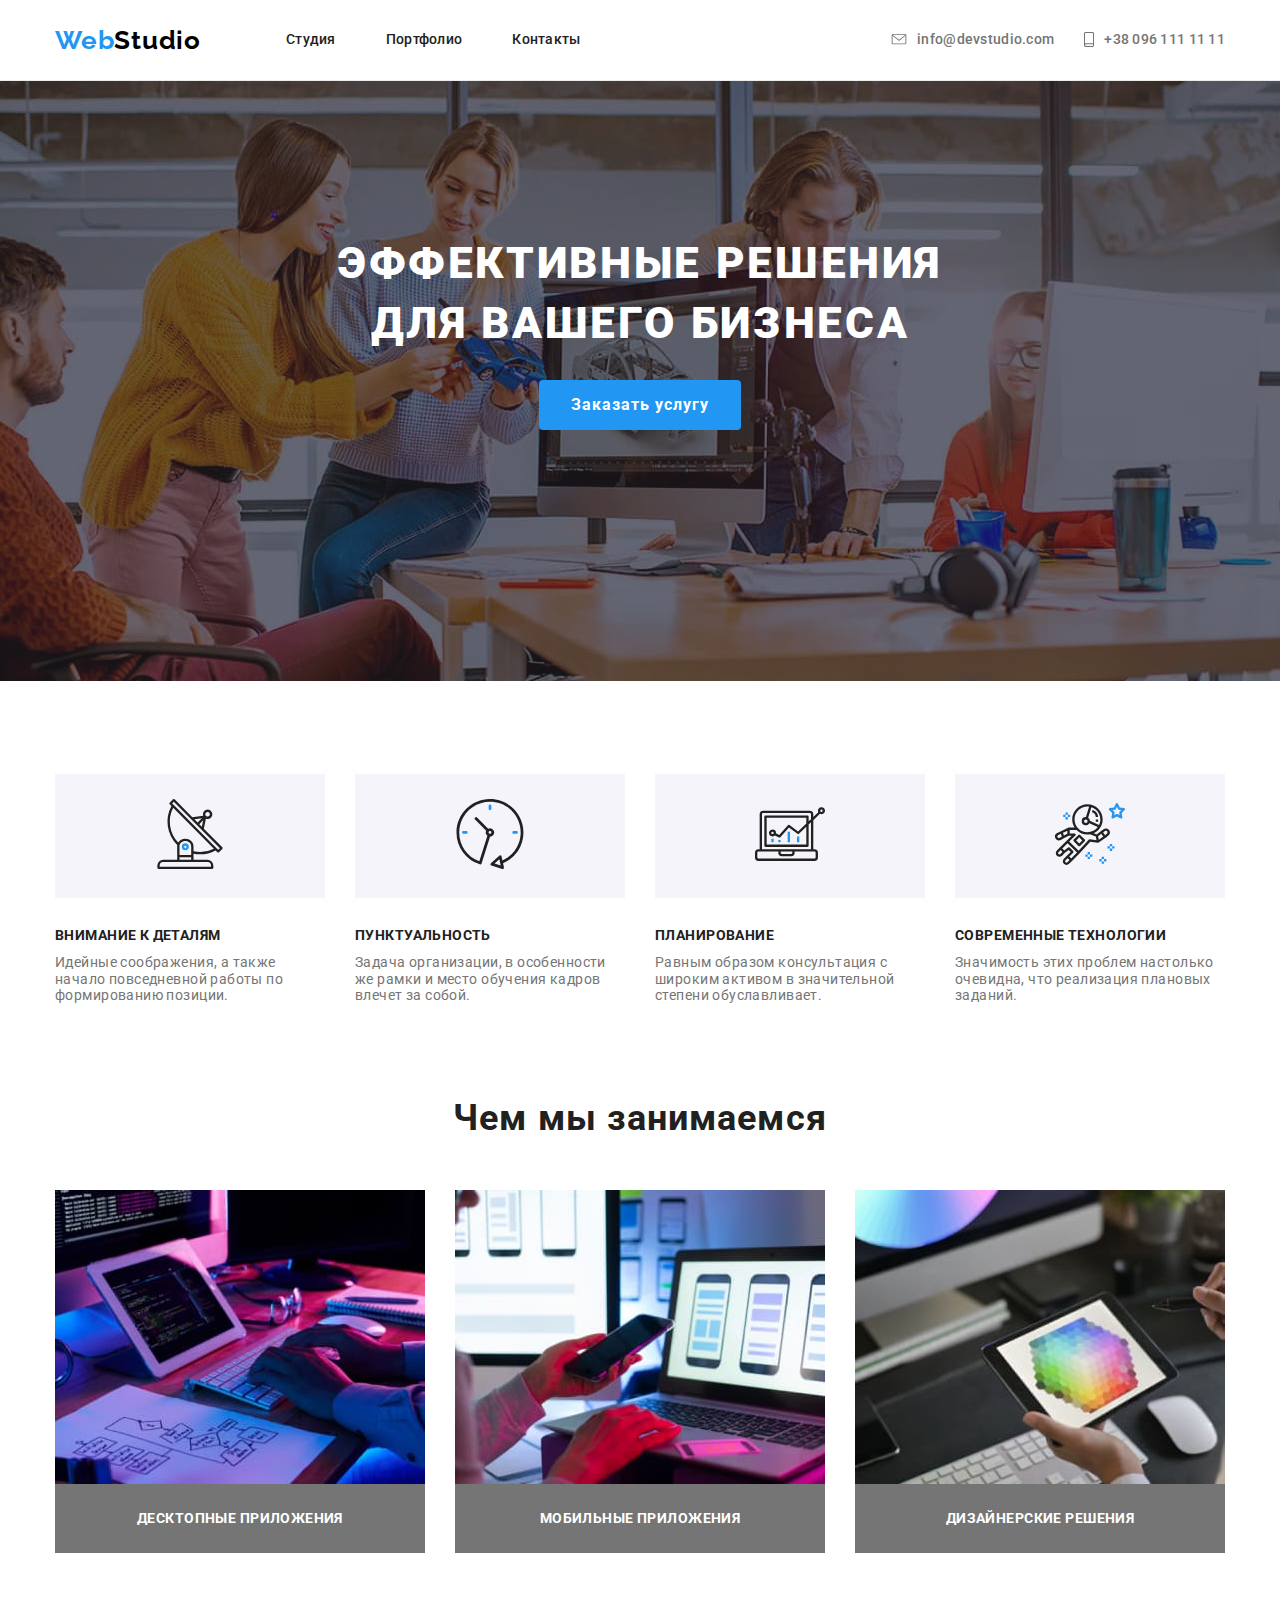
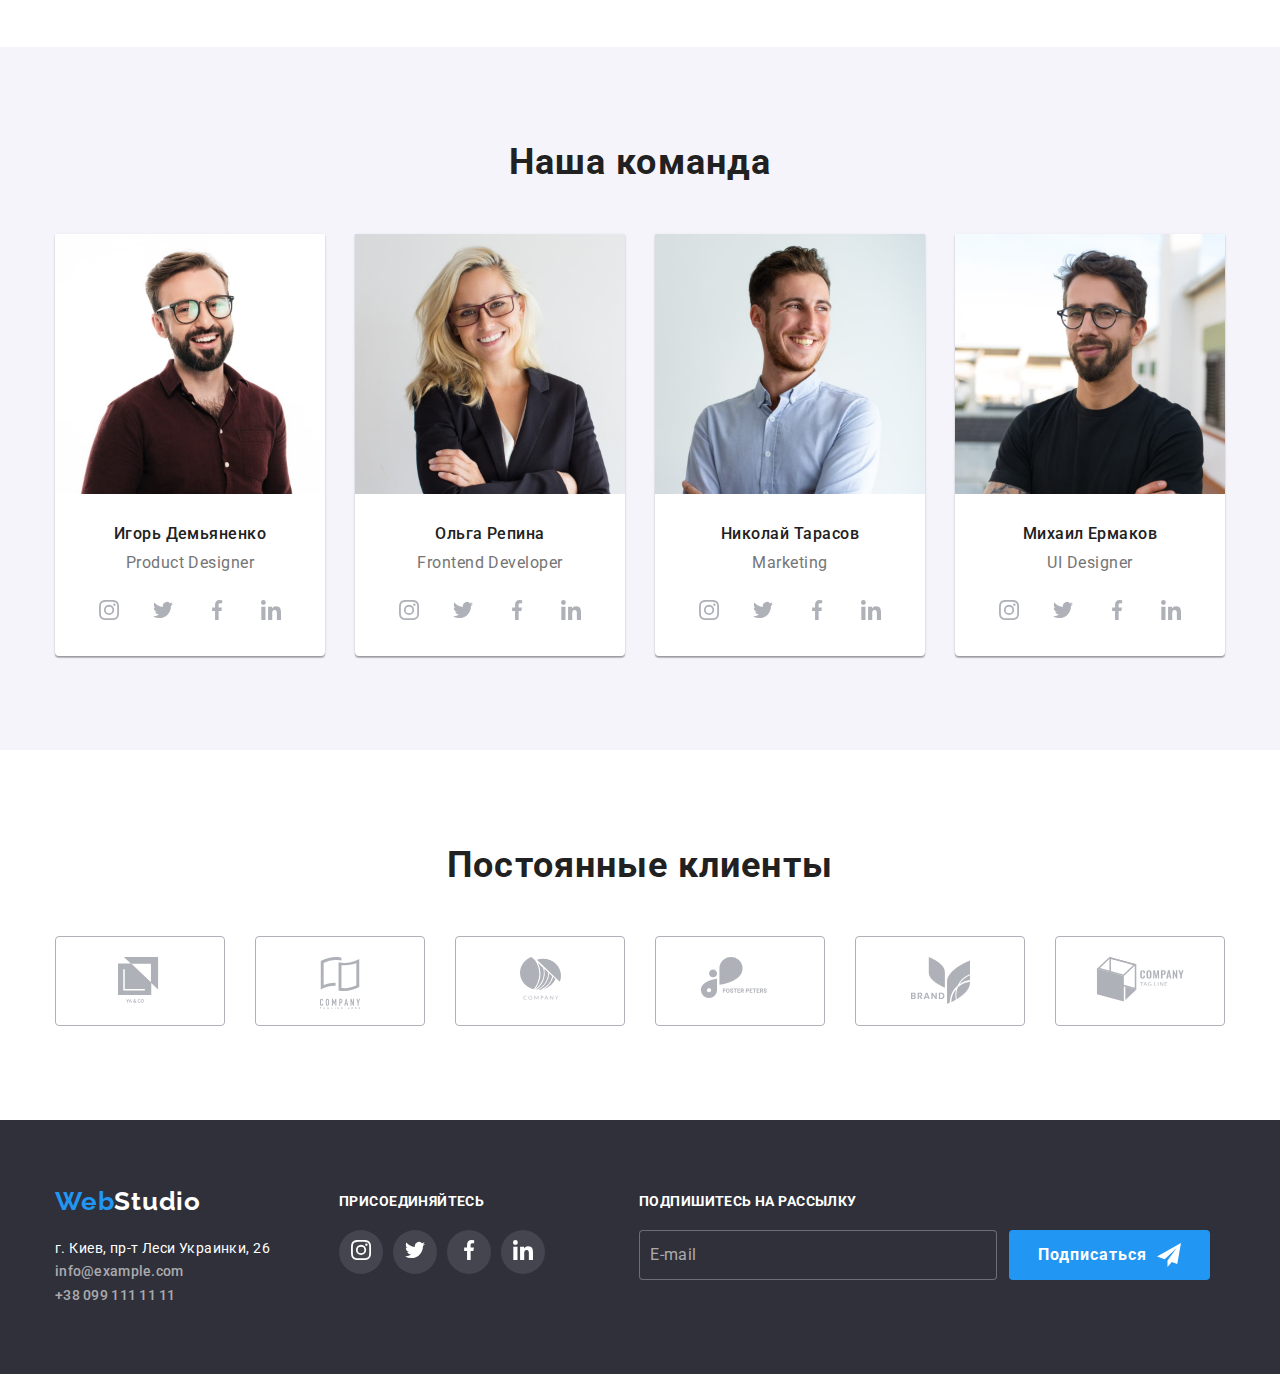
<file: index.html>
<!DOCTYPE html>
<html lang="ru">

<head>
  <meta charset="UTF-8">
  <meta name="viewport" content="width=device-width, initial-scale=1.0">
  <title>Web Studio</title>
  <link href="https://fonts.googleapis.com/css2?family=Raleway:wght@700&family=Roboto:wght@400;500;700;900&display=swap"
    rel="stylesheet">
    <link rel="stylesheet" href="./css/modern-normalize.css">
  <link rel="stylesheet" href="./css/styles.css">

</head>

<body>
  <header class="page-heder">
    <div class="container">
      <nav class="main-nav">
        <a href="./index.html" id="logotip" class="logo"><span class="first-word">Web</span>Studio</a>
        <ul class="site-nav list">
          <li class="item"><a href="./index.html" class="link">Студия</a></li>
          <li class="item"><a href="./portfolio.html" class="link">Портфолио</a></li>
          <li class="item"><a href="./index.html" class="link">Контакты</a></li>
        </ul>

        <address class="contakts">
          <ul class="auth-nav list">
            <li class="item">
              <a href="mailto:info@devstudio.com" target="_blank" rel="noopener" class="link">
                <svg class="icon mail-icon">
                  <use xlink:href="./images/sprite.svg#envelope"></use>
                </svg>
                info@devstudio.com
              </a>
            </li>
            <li class="item">
              <a href="tel:+380961111111" target="_blank" rel="noopener" class="link">
                <svg class="icon tel-icon">
                  <use xlink:href="./images/sprite.svg#smartphone"></use>
                </svg>
                +38 096 111 11 11
              </a>
            </li>
          </ul>
        </address>
      </nav>
    </div>
  </header>

  <main>
    <section class="hero">
      <div class="hero-img">
        <h1 class="hero-title">Эффективные решения <br /> для вашего бизнеса</h1>
        <a href="" class="link">Заказать услугу</a>
      </div>
    </section>

    <section class="advantage">
      <div class="container">
        <h2 hidden>Наши преимущества</h2>
        <ul class="excellence list">
          <li class="item">
            <div class="icone">
              <svg class="icon">
                <use xlink:href="./images/sprite.svg#antenna"></use>
              </svg>
            </div>
            <h3 class="title">Внимание к деталям</h3>
            <p class="text">Идейные соображения, а также начало повседневной работы по формированию позиции.</p>
          </li>
          <li class="item">
            <div class="icone">
              <svg class="icon">
                <use xlink:href="./images/sprite.svg#clock"></use>
              </svg>
            </div>
            <h3 class="title">Пунктуальность</h3>
            <p class="text">Задача организации, в особенности же рамки и место обучения кадров влечет за собой.</p>
          </li>
          <li class="item">
            <div class="icone">
              <svg class="icon">
                <use xlink:href="./images/sprite.svg#diagram"></use>
              </svg>
            </div>
            <h3 class="title">Планирование</h3>
            <p class="text">Равным образом консультация с широким активом в значительной степени обуславливает.</p>
          </li>
          <li class="item">
            <div class="icone">
              <svg class="icon">
                <use xlink:href="./images/sprite.svg#astronaut"></use>
              </svg>
            </div>
            <h3 class="title">Современные технологии</h3>
            <p class="text">Значимость этих проблем настолько очевидна, что реализация плановых заданий.</p>
          </li>
        </ul>
      </div>
    </section>
    <section class="operations">
      <div class="container">
        <h2 class="title">Чем мы занимаемся</h2>
        <ul class="list our-work">
          <li class="item">
            <img src="./images/leptop.jpg" alt="десктоп" width="370">
            <p class="text">Десктопные приложения</p>
          </li>
          <li class="item">
            <img src="./images/smart.jpg" alt="мобильные" width="370">
            <p class="text">Мобильные приложения</p>
          </li>
          <li class="item">
            <img src="./images/PC.jpg" alt="дизайнерские" width="370">
            <p class="text">Дизайнерские решения</p>
          </li>
        </ul>
      </div>
    </section>

    <section class="team">
      <div class="container">
        <h2 class="title">Наша команда</h2>
        <ul class="list our-team">
          <li class="item">
            <div class="container-persons">
              <img src="./images/kucherenko.jpg" alt="Демьяненко" width="270">
              <h3 class="team-persons">Игорь Демьяненко</h3>
              <p class="text">Product Designer</p>
              <ul class="list my-link">
                <li class="item">
                  <a href="" target="_blank" rel="noopener" class="link"><span class=visually-hidden>instagram</span>
                    <svg class="icon instagram">
                      <use xlink:href="./images/sprite.svg#instagram"></use>
                    </svg></a>
                </li>
                <li class="item">
                  <a href="" target="_blank" rel="noopener" class="link"><span class=visually-hidden>twitter</span>
                    <svg class="icon twitter">
                      <use xlink:href="./images/sprite.svg#twitter"></use>
                    </svg></a>
                </li>
                <li class="item">
                  <a href="" target="_blank" rel="noopener" class="link"><span class=visually-hidden>facebook</span><svg
                      class="icon facebook">
                      <use xlink:href="./images/sprite.svg#facebook"></use>
                    </svg></a>
                </li>
                <li class="item">
                  <a href="" target="_blank" rel="noopener" class="link"><span class=visually-hidden>linkedin</span><svg
                      class="icon linkedin">
                      <use xlink:href="./images/sprite.svg#linkedin"></use>
                    </svg></a>
                </li>
              </ul>
            </div>
          </li>
          <li class="item">
            <div class="container-persons">
              <img src="./images/ivanova.jpg" alt="Репина" width="270">
              <h3 class="team-persons">Ольга Репина</h3>
              <p class="text">Frontend Developer</p>
              <ul class="list my-link">
                <li class="item">
                  <a href="" target="_blank" rel="noopener" class="link"><span
                      class=visually-hidden>instagram</span><svg class="icon instagram">
                      <use xlink:href="./images/sprite.svg#instagram"></use>
                    </svg></a>
                </li>
                <li class="item">
                  <a href="" target="_blank" rel="noopener" class="link"><span class=visually-hidden>twitter</span><svg
                      class="icon twitter">
                      <use xlink:href="./images/sprite.svg#twitter"></use>
                    </svg></a>
                </li>
                <li class="item">
                  <a href="" target="_blank" rel="noopener" class="link"><span class=visually-hidden>facebook</span><svg
                      class="icon facebook">
                      <use xlink:href="./images/sprite.svg#facebook"></use>
                    </svg></a>
                </li>
                <li class="item">
                  <a href="" target="_blank" rel="noopener" class="link"><span class=visually-hidden>linkedin</span><svg
                      class="icon linkedin">
                      <use xlink:href="./images/sprite.svg#linkedin"></use>
                    </svg></a>
                </li>
              </ul>
            </div>
          </li>
          <li class="item">
            <div class="container-persons">
              <img src="./images/schevchenko.jpg" alt="Тарасов" width="270">
              <h3 class="team-persons">Николай Тарасов</h3>
              <p class="text">Marketing</p>
              <ul class="list my-link">
                <li class="item">
                  <a href="" target="_blank" rel="noopener" class="link"><span
                      class=visually-hidden>instagram</span><svg class="icon instagram">
                      <use xlink:href="./images/sprite.svg#instagram"></use>
                    </svg></a>
                </li>
                <li class="item">
                  <a href="" target="_blank" rel="noopener" class="link"><span class=visually-hidden>twitter</span><svg
                      class="icon twitter">
                      <use xlink:href="./images/sprite.svg#twitter"></use>
                    </svg></a>
                </li>
                <li class="item">
                  <a href="" target="_blank" rel="noopener" class="link"><span class=visually-hidden>facebook</span><svg
                      class="icon facebook">
                      <use xlink:href="./images/sprite.svg#facebook"></use>
                    </svg></a>
                </li>
                <li class="item">
                  <a href="" target="_blank" rel="noopener" class="link"><span class=visually-hidden>linkedin</span><svg
                      class="icon linkedin">
                      <use xlink:href="./images/sprite.svg#linkedin"></use>
                    </svg></a>
                </li>
              </ul>
            </div>
          </li>
          <li class="item">
            <div class="container-persons">
              <img src="./images/nikolaev.jpg" alt="Ермаков" width="270">
              <h3 class="team-persons">Михаил Ермаков</h3>
              <p class="text">UI Designer</p>
              <ul class="list my-link">
                <li class="item">
                  <a href="" target="_blank" rel="noopener" class="link"><span
                      class=visually-hidden>instagram</span><svg class="icon instagram">
                      <use xlink:href="./images/sprite.svg#instagram"></use>
                    </svg></a>
                </li>
                <li class="item">
                  <a href="" target="_blank" rel="noopener" class="link"><span class=visually-hidden>twitter</span><svg
                      class="icon twitter">
                      <use xlink:href="./images/sprite.svg#twitter"></use>
                    </svg></a>
                </li>
                <li class="item">
                  <a href="" target="_blank" rel="noopener" class="link"><span class=visually-hidden>facebook</span><svg
                      class="icon facebook">
                      <use xlink:href="./images/sprite.svg#facebook"></use>
                    </svg></a>
                </li>
                <li class="item">
                  <a href="" target="_blank" rel="noopener" class="link"><span class=visually-hidden>linkedin</span><svg
                      class="icon linkedin">
                      <use xlink:href="./images/sprite.svg#linkedin"></use>
                    </svg></a>
                </li>
              </ul>
            </div>
          </li>
        </ul>
      </div>
    </section>
    <section class="clients">
      <div class="container">
        <h2 class="title">Постоянные клиенты</h2>
        <ul class="list our-clients">
          <li class="item">
            <a href="" class="link clients-link">
              <span class=visually-hidden>logo1</span>
              <svg class="icon" width="44px" height="49px">
                <use xlink:href="./images/sprite.svg#logo1"></use>
              </svg>
            </a>
          </li>
          <li class="item">
            <a href="" class="link clients-link">
              <span class=visually-hidden>logo2</span>
              <svg class="icon" width="40px" height="52px">
                <use xlink:href="./images/sprite.svg#logo2"></use>
              </svg>
            </a>
          </li>
          <li class="item">
            <a href="" class="link clients-link">
              <span class=visually-hidden>logo3</span>
              <svg class="icon" width="41px" height="43px">
                <use xlink:href="./images/sprite.svg#logo3"></use>
              </svg>
            </a>
          </li>
          <li class="item"><a href="" class="link clients-link">
              <span class=visually-hidden>logo4</span><svg class="icon" width="80px" height="42px">
                <use xlink:href="./images/sprite.svg#logo4"></use>
              </svg>
            </a>
          </li>
          <li class="item"><a href="" class="link clients-link">
              <span class=visually-hidden>logo5</span><svg class="icon" width="59px" height="47px">
                <use xlink:href="./images/sprite.svg#logo5"></use>
              </svg>
            </a>
          </li>
          <li class="item"><a href="" class="link clients-link">
              <span class=visually-hidden>logo6</span><svg class="icon" width="89px" height="45px">
                <use xlink:href="./images/sprite.svg#logo6"></use>
              </svg>
            </a>
          </li>
        </ul>
      </div>
    </section>
  </main>

  <footer class="futer-nav">
    <div class="container main-futr-nav">
      <div class="futer-address">
        <h2 class="futer-logo"><a href="#logotip" class="logo"><span class="first-word">Web</span>Studio</a></h2>
        <address class="contakts">
          <a href="https://goo.gl/maps/Xc64wXDjSddmCVxUA" target="_blank" class="adress">г. Киев, пр-т Леси Украинки, 26
          </a><br>
          <a href="mailto:info@example.com" target="_blank" class="link">info@example.com
          </a><br>
          <a href="tel:+380991111111" target="_blank" class="link">+38 099 111 11 11
          </a>
        </address>
      </div>
      <div class="futer-link">
        <b class="title">Присоединяйтесь</b>
        <ul class="list our-link">
          <li class="item">
            <a href="" target="_blank" rel="noopener" class="link"><span class=visually-hidden>instagram</span><svg
                class="icon instagram">
                <use xlink:href="./images/sprite.svg#instagram"></use>
              </svg></a>
          </li>
          <li class="item">
            <a href="" target="_blank" rel="noopener" class="link"><span class=visually-hidden>twitter</span><svg
                class="icon twitter">
                <use xlink:href="./images/sprite.svg#twitter"></use>
              </svg></a>
          </li>
          <li class="item">
            <a href="" target="_blank" rel="noopener" class="link"><span class=visually-hidden>facebook</span><svg
                class="icon facebook">
                <use xlink:href="./images/sprite.svg#facebook"></use>
              </svg></a>
          </li>
          <li class="item">
            <a href="" target="_blank" rel="noopener" class="link"><span class=visually-hidden>linkedin</span><svg
                class="icon linkedin">
                <use xlink:href="./images/sprite.svg#linkedin"></use>
              </svg></a>
          </li>
        </ul>
      </div>
      <div class="foter-account">
        <b class="title">Подпишитесь на рассылку</b>
        <div class="futer-btn">
          <button class="windows">E-mail</button>
          <button class="btn">Подписаться <svg class="icon fly">
              <use xlink:href="./images/sprite.svg#icon"></use>
            </svg></button>
        </div>
      </div>
    </div>
  </footer>

</body>

</html>
</file>
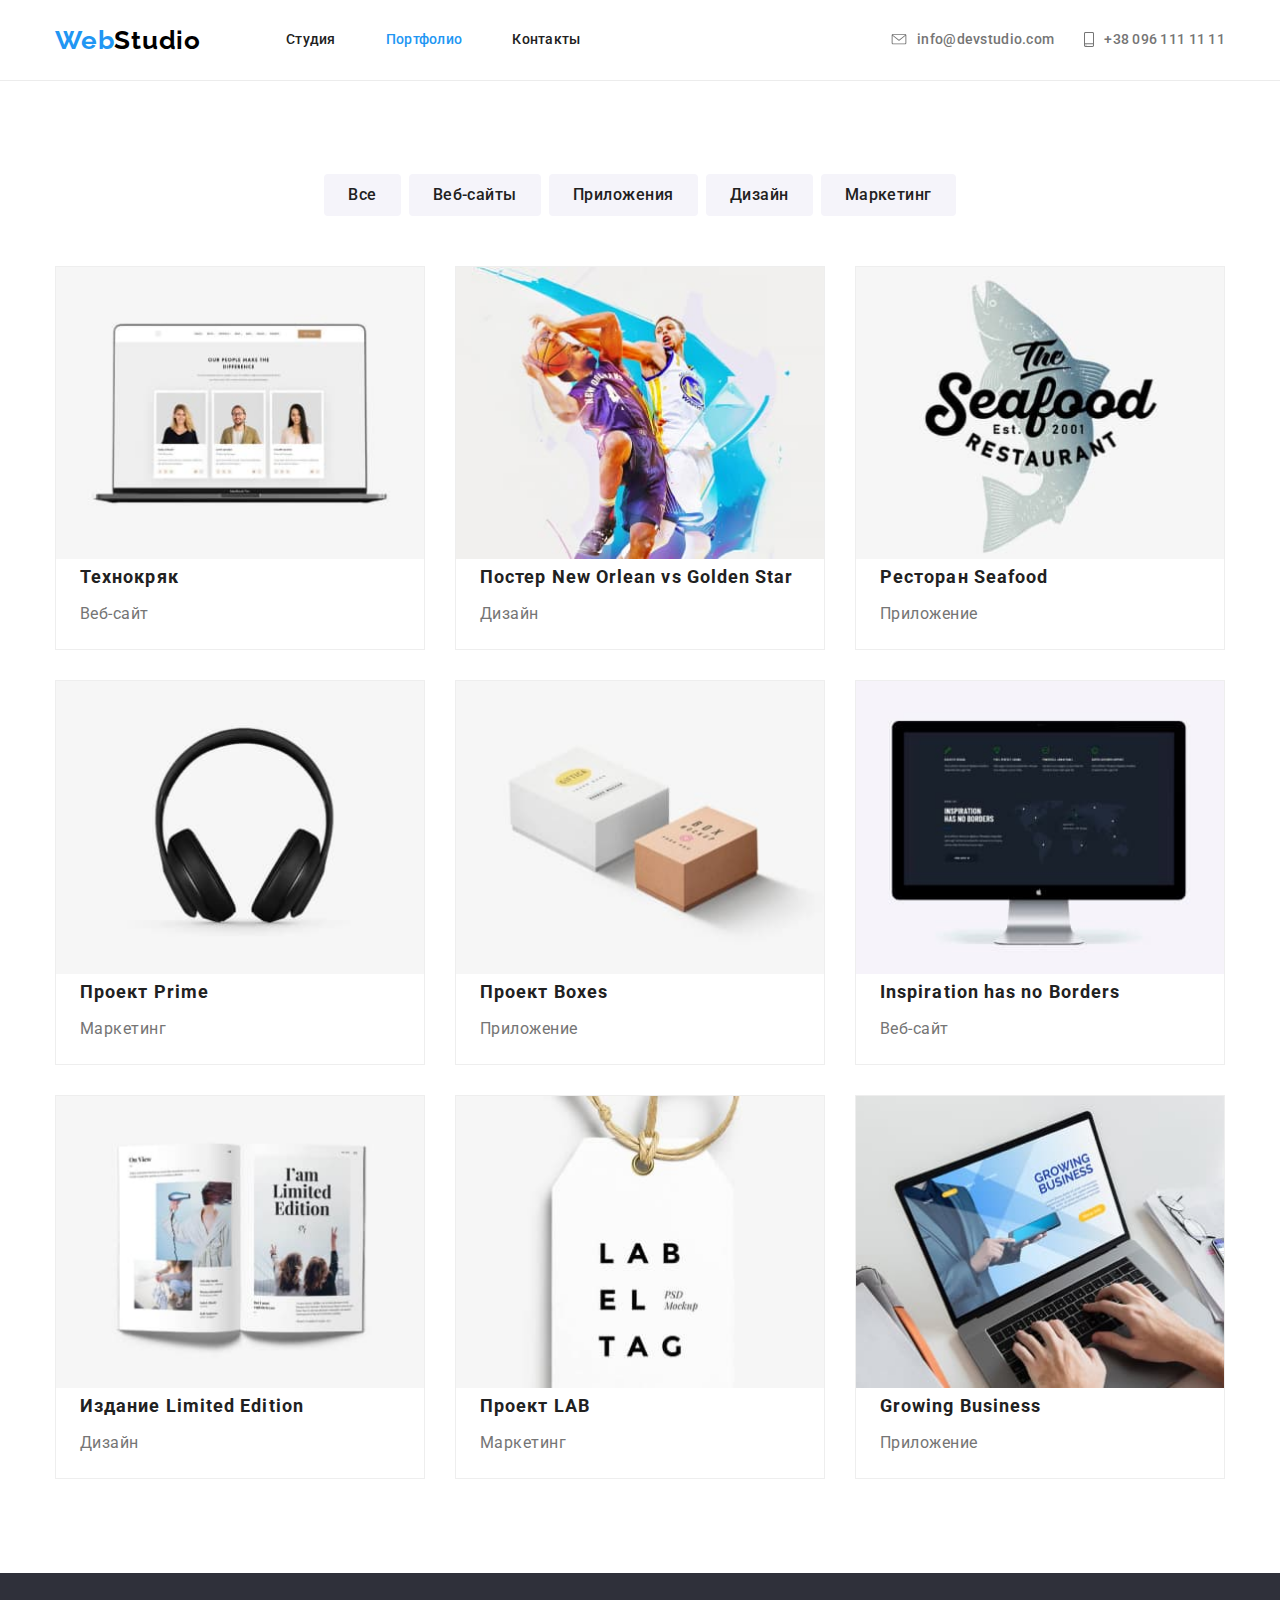
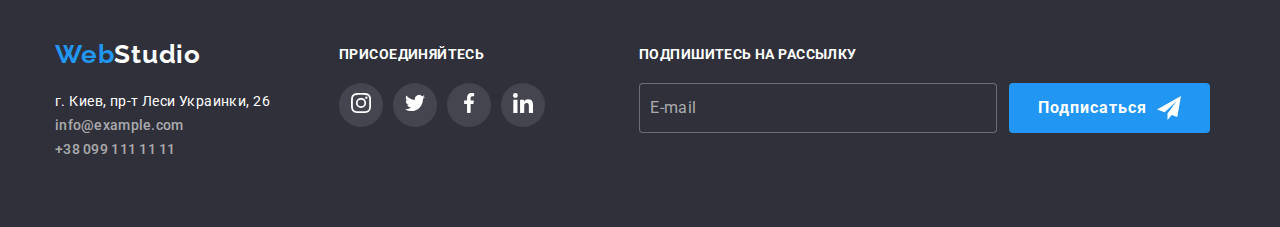
<file: portfolio.html>
<!DOCTYPE html>
<html lang="ru">

<head>
  <meta charset="UTF-8">
  <meta name="viewport" content="width=device-width, initial-scale=1.0">
  <title>Portfolio Web Studio</title>
  <link href="https://fonts.googleapis.com/css2?family=Raleway:wght@700&family=Roboto:wght@400;500;700;900&display=swap"
    rel="stylesheet">
    <link rel="stylesheet" href="./css/modern-normalize.css">
  <link rel="stylesheet" href="./css/styles.css">

</head>

<body>
  <header class="page-heder">
    <div class="container">
      <nav class="main-nav">
        <a href="./index.html" id="logotip" class="logo"><span class="first-word">Web</span>Studio</a>
        <ul class="site-nav list">
          <li class="item"><a href="./index.html" class="link">Студия</a></li>
          <li class="item"><a href="./portfolio.html" class="link current">Портфолио</a></li>
          <li class="item"><a href="./index.html" class="link">Контакты</a></li>
        </ul>

        <address class="contakts">
          <ul class="auth-nav list">
            <li class="item">
              <a href="mailto:info@devstudio.com" target="_blank" rel="noopener" class="link">
                <svg class="icon mail-icon">
                  <use xlink:href="./images/sprite.svg#envelope"></use>
                </svg>
                info@devstudio.com
              </a>
            </li>
            <li class="item">
              <a href="tel:+380961111111" target="_blank" rel="noopener" class="link">
                <svg class="icon tel-icon">
                  <use xlink:href="./images/sprite.svg#smartphone"></use>
                </svg>
                +38 096 111 11 11
              </a>
            </li>
          </ul>
        </address>
      </nav>
    </div>
  </header>

  <main>
    <div class="container">
      <h1 hidden>Наши работы</h1>
      <nav class="filter">
        <ul class="list portfolio-nav">
          <li class="item"><button type="button" class="btn-portfolio">Все</button></li>
          <li class="item"><button type="button" class="btn-portfolio">Веб-сайты</button></li>
          <li class="item"><button type="button" class="btn-portfolio">Приложения</button></li>
          <li class="item"><button type="button" class="btn-portfolio">Дизайн</button></li>
          <li class="item"><button type="button" class="btn-portfolio">Маркетинг</button></li>
        </ul>
      </nav>
    </div>

    <section class="portfolio">
      <div class="container">
        <ul class="list flex-list">
          <li class="item"><a href="" class="link">
              <img src="./images/technok.jpg" alt="" width="370">
              <h2 class="title">Технокряк</h2>
              <p class="desc">Веб-сайт</p>
              <p class="text" hidden>Технокряк это современная площадка распространения коронавируса. Компании используют
                эту платформу
                для цифрового шпионажа и атак на защищённые сервера конкурентов
              </p>
            </a>
          </li>
          <li class="item"><a href="" class="link">
              <img src="./images/poster.jpg" alt="" width="370">
              <h2 class="title">Постер New Orlean vs Golden Star</h2>
              <p class="desc">Дизайн</p>
              <p class="text" hidden>Lorem ipsum dolor sit amet.</p>
            </a>
          </li>
          <li class="item"><a href="" class="link">
              <img src="./images/restoran.jpg" alt="" width="370">
              <h2 class="title">Ресторан Seafood</h2>
              <p class="desc">Приложение</p>
              <p class="text" hidden>Lorem ipsum dolor sit amet.</p>
            </a>
          </li>
          <li class="item"><a href="" class="link">
              <img src="./images/prime.jpg" alt="" width="370">
              <h2 class="title">Проект Prime</h2>
              <p class="desc">Маркетинг</p>
              <p class="text" hidden>Lorem ipsum dolor sit amet.</p>
            </a>
          </li>
          <li class="item"><a href="" class="link">
              <img src="./images/box.jpg" alt="" width="370">
              <h2 class="title">Проект Boxes</h2>
              <p class="desc">Приложение</p>
              <p class="text" hidden>Lorem ipsum dolor sit amet.</p>
            </a>
          </li>
          <li class="item"><a href="" class="link">
              <img src="./images/Inspiration.jpg" alt="" width="370">
              <h2 class="title">Inspiration has no Borders</h2>
              <p class="desc">Веб-сайт</p>
              <p class="text" hidden>Lorem ipsum dolor sit amet.</p>
            </a>
          </li>
          <li class="item"><a href="" class="link">
              <img src="./images/izdanie.jpg" alt="" width="370">
              <h2 class="title">Издание Limited Edition</h2>
              <p class="desc">Дизайн</p>
              <p class="text" hidden>Lorem ipsum dolor sit amet.</p>
            </a>
          </li>
          <li class="item"><a href="" class="link">
              <img src="./images/lab.jpg" alt="" width="370">
              <h2 class="title">Проект LAB</h2>
              <p class="desc">Маркетинг</p>
              <p class="text" hidden>Lorem ipsum dolor sit amet.</p>
            </a>
          </li>
          <li class="item"><a href="" class="link">
              <img src="./images/Growing.jpg" alt="" width="370">
              <h2 class="title">Growing Business</h2>
              <p class="desc">Приложение</p>
              <p class="text" hidden>Lorem ipsum dolor sit amet.</p>
            </a>
          </li>
        </ul>
      </div>
    </section>
  </main>

  <footer class="futer-nav">
    <div class="container main-futr-nav">
      <div class="futer-address">
        <h2 class="futer-logo"><a href="#logotip" class="logo"><span class="first-word">Web</span>Studio</a></h2>
        <address class="contakts">
          <a href="https://goo.gl/maps/Xc64wXDjSddmCVxUA" target="_blank" class="adress">г. Киев, пр-т Леси Украинки, 26
          </a><br>
          <a href="mailto:info@example.com" target="_blank" class="link">info@example.com
          </a><br>
          <a href="tel:+380991111111" target="_blank" class="link">+38 099 111 11 11
          </a>
        </address>
      </div>
      <div class="futer-link">
        <b class="title">Присоединяйтесь</b>
        <ul class="list our-link">
          <li class="item">
            <a href="" target="_blank" rel="noopener" class="link"><span class=visually-hidden>instagram</span><svg
                class="icon instagram">
                <use xlink:href="./images/sprite.svg#instagram"></use>
              </svg></a>
          </li>
          <li class="item">
            <a href="" target="_blank" rel="noopener" class="link"><span class=visually-hidden>twitter</span><svg
                class="icon twitter">
                <use xlink:href="./images/sprite.svg#twitter"></use>
              </svg></a>
          </li>
          <li class="item">
            <a href="" target="_blank" rel="noopener" class="link"><span class=visually-hidden>facebook</span><svg
                class="icon facebook">
                <use xlink:href="./images/sprite.svg#facebook"></use>
              </svg></a>
          </li>
          <li class="item">
            <a href="" target="_blank" rel="noopener" class="link"><span class=visually-hidden>linkedin</span><svg
                class="icon linkedin">
                <use xlink:href="./images/sprite.svg#linkedin"></use>
              </svg></a>
          </li>
        </ul>
      </div>
      <div class="foter-account">
        <b class="title">Подпишитесь на рассылку</b>
        <div class="futer-btn">
          <button class="windows">E-mail</button>
          <button class="btn">Подписаться <svg class="icon fly">
              <use xlink:href="./images/sprite.svg#icon"></use>
            </svg></button>
        </div>
      </div>
    </div>
  </footer>
</body>

</html>
</file>
<file: css/styles.css>
:root {
  --primary-text-color: #212121;
  --title-text-color: #757575;
  --primary-white-color: #ffffff;
  --accent-color: #2196f3;
  --accent-futer-color: rgba(255, 255, 255, 0.6);
  --logo-color: #000000;
  --beck-btn-portfolio: #f5f4fa;
  --second-border-colo: #afb1b8;
  --portfolio-border-color: #eeeeee;
  --beck-futer-color: #2f303a;
  --hover-color-link: rgba(255, 255, 255, 0.1);
  --futer-borber: rgba(255, 255, 255, 0.3);
  --boder-line-head: #ececec;
}

html {
  box-sizing: border-box;
}

*,
*::before,
*::after {
  box-sizing: inherit;
}

body {
  margin: 0;
  background-color: var(--primary-white-color);
  color: var(--primary-text-color);

  font-family: "Roboto", sans-serif;
}
img {
  display: block;
  max-width: 100%;
  height: auto;
}
.visually-hidden {
  position: absolute;
  width: 1px;
  height: 1px;
  margin: -1px;
  border: 0;
  padding: 0;
  clip: rect(0 0 0 0);
  overflow: hidden;
}
.list {
  margin: 0;
  padding: 0;
  list-style: none;
}

.container {
  margin-left: auto;
  margin-right: auto;
  width: 1200px;
  padding-left: 15px;
  padding-right: 15px;
  align-items: center;
}
.page-heder {
  border-bottom: 1px solid var(--boder-line-head);
}
.site-nav {
  display: flex;
  margin-left: 85px;
}
.site-nav .item + .item {
  margin-left: 50px;
}
.site-nav .link {
  display: block;
  padding-top: 32px;
  padding-bottom: 32px;
}

.auth-nav {
  display: flex;
}
.auth-nav .link {
  display: flex;
  align-items: center;
}
.contakts {
  margin-left: auto;
}
.auth-nav .item + .item {
  margin-left: 30px;
}
.main-nav {
  display: flex;
  align-items: center;
}

.logo {
  color: var(--logo-color);

  text-decoration: none;
  font-family: Raleway;
  font-weight: 700;
  font-size: 26px;
  line-height: 1.19;
  letter-spacing: 0.03em;
}
.logo .first-word {
  color: var(--accent-color);
}

.list .link,
.team .link {
  color: var(--primary-text-color);

  text-decoration: none;
  font-weight: 500;
  font-size: 14px;
  line-height: 1.14;
  letter-spacing: 0.02em;
}

.logo:hover,
.list .link:hover,
.list .link:focus,
.futer-nav .logo:hover {
  color: var(--accent-color);
}

.contakts .link {
  color: var(--title-text-color);

  text-decoration: none;
  font-style: normal;
  font-weight: 500;
  font-size: 14px;
  line-height: 1.14;
  letter-spacing: 0.02em;
}
.mail-icon {
  width: 16px;
  height: 11px;
  fill: currentColor;
  margin-right: 10px;
}

.tel-icon {
  width: 10px;
  height: 15px;
  fill: currentColor;
  margin-right: 10px;
}

.hero {
  text-align: center;
  margin-top: 0;
  margin-bottom: 93px;
}

.hero-img {
  padding-top: 153px;
  height: 600px;
  max-width: 1600px;
  margin-left: auto;
  margin-right: auto;
  background-color: #c4c4c4;
  background-image: linear-gradient(
      rgba(47, 48, 58, 0.4),
      rgba(47, 48, 58, 0.4)
    ),
    url("../images/Header.jpg");
  background-size: cover;
  background-repeat: no-repeat;
  background-position: center;
}

.advantage,
.operations,
.team,
.clients {
  margin-top: 0;
  margin-bottom: 94px;
}
.hero-title {
  margin-top: 0px;
  margin-bottom: 26px;

  color: var(--primary-white-color);

  font-weight: 900;
  font-size: 44px;
  line-height: 1.36;

  letter-spacing: 0.06em;
  text-transform: uppercase;
}

.hero .link {
  display: inline-block;
  border-radius: 4px;
  padding: 10px 32px;
  min-width: 200px;

  color: var(--primary-white-color);
  background-color: var(--accent-color);

  text-decoration: none;
  font-weight: 700;
  font-size: 16px;
  line-height: 1.87;
  letter-spacing: 0.06em;
}
.excellence {
  display: flex;
}

.excellence .item + .item {
  margin-left: 30px;
}

.icone {
  display: inline-block;
  padding: 25px 100px;
  width: 270px;
  background-color: var(--beck-btn-portfolio);
  margin-bottom: 30px;
}
.icone .icon {
  width: 70px;
  height: 70px;
}
.advantage .title,
.futer-link .title,
.foter-account .title {
  font-weight: 700;
  font-size: 14px;
  line-height: 1.14;
  letter-spacing: 0.03em;
  text-transform: uppercase;
  margin-top: 0;
  margin-bottom: 10px;
}

.advantage .text {
  color: var(--title-text-color);

  font-weight: 400;
  font-size: 14px;
  line-height: 1.17;
  letter-spacing: 0.03em;
  margin: 0;
}

.operations .title,
.team .title,
.clients .title {
  font-weight: 700;
  font-size: 36px;
  line-height: 1.17;
  text-align: center;
  letter-spacing: 0.03em;
  margin-top: 0;
  margin-bottom: 50px;
}

.our-work {
  display: flex;
}
.our-work .item + .item {
  margin-left: 30px;
}
.our-team {
  display: flex;
}
.our-team .item + .item {
  margin-left: 30px;
}
.my-link .item + .item {
  margin-left: 10px;
}
.my-link {
  display: flex;
  justify-content: space-between;
}

.operations .text {
  margin: 0;
  width: 370px;
  padding-top: 27px;
  padding-bottom: 27px;
  text-align: center;

  color: var(--primary-white-color);
  background-color: var(--title-text-color);

  font-weight: 700;
  font-size: 14px;
  line-height: 1.14;
  letter-spacing: 0.03em;
  text-transform: uppercase;
}

.team {
  background-color: var(--beck-btn-portfolio);
}
.team .container {
  padding-top: 94px;
  padding-bottom: 94px;
}

.container-persons {
  width: 270px;
  text-align: center;
  padding-bottom: 24px;
  background-color: var(--primary-white-color);
  border-radius: 0px 0px 4px 4px;
  box-shadow: 0px 1px 3px rgba(0, 0, 0, 0.12), 0px 1px 1px rgba(0, 0, 0, 0.14),
    0px 2px 1px rgba(0, 0, 0, 0.2);
}

.team-persons {
  font-weight: 500;
  font-size: 16px;
  line-height: 1.19;
  letter-spacing: 0.03em;
  margin-top: 30px;
  margin-bottom: 10px;
}

.container-persons .list {
  width: 206px;
  margin-right: 32px;
  margin-left: 32px;
}

.team .text {
  margin-top: 0;
  margin-bottom: 16px;
  color: var(--title-text-color);

  font-weight: 400;
  font-size: 16px;
  line-height: 1.19;
  letter-spacing: 0.03em;
}

.team .link {
  color: var(--second-border-colo);
  display: flex;
  justify-content: center;
  align-items: center;
  width: 44px;
  height: 44px;
  border-radius: 50%;
}
.team .icon {
  width: 20px;
  height: 20px;
  fill: currentColor;
}
.team .link:hover {
  color: var(--primary-white-color);
  background-color: var(--accent-color);
}

.futer-link .link:hover {
  background-color: var(--accent-color);
}

.our-clients {
  display: flex;
  align-items: stretch;
}
.our-clients .item + .item {
  margin-left: 30px;
}

.clients-link {
  display: flex;
  justify-content: center;
  padding-top: 20px;
  width: 170px;
  height: 90px;
  text-align: center;
  border-radius: 4px;
  border: 1px solid var(--second-border-colo);
  box-sizing: border-box;
  fill: var(--second-border-colo);
}

.clients-link:hover {
  border-color: var(--accent-color);
  fill: var(--accent-color);
}

.main-futr-nav {
  display: flex;
}

.futer-nav {
  background-color: var(--beck-futer-color);
  color: var(--primary-white-color);
}
.futer-nav .logo,
.futer-nav .adress {
  color: var(--primary-white-color);
  text-decoration: none;
}

.futer-address {
  padding-top: 60px;
  padding-bottom: 60px;
}
.futer-logo {
  margin-top: 0;
  margin-bottom: 20px;
}

.futer-nav .link {
  color: var(--accent-futer-color);
}

.futer-nav .contakts {
  font-style: normal;
  font-weight: 400;
  font-size: 14px;
  line-height: 1.71;
  letter-spacing: 0.03em;
}

.futer-link {
  padding-top: 72px;
  padding-bottom: 100px;
  margin-right: 94px;
  margin-left: 69px;
}
.foter-account {
  padding-top: 72px;
  padding-bottom: 94px;
}

.futer-link .list {
  width: 206px;
}

.our-link .icon {
  width: 20px;
  height: 20px;
  fill: var(--primary-white-color);
}

.our-link .item {
  display: flex;
  justify-content: center;
  align-items: center;
  width: 44px;
  height: 44px;
  border-radius: 50%;
  background-color: var(--hover-color-link);
}
.our-link {
  display: flex;
  justify-content: space-between;
  margin-top: 20px;
}
.our-link .item:hover {
  background-color: var(--accent-color);
}

.futer-btn {
  display: flex;
  margin-top: 20px;
  flex-direction: row;
}
.windows {
  width: 358px;
  height: 50px;
  border-radius: 4px;
  text-align: left;
  padding-left: 10px;
  padding-top: 14px;
  padding-bottom: 14px;
  margin-right: 12px;
  border: 1px solid var(--futer-borber);
  box-sizing: border-box;
  font-weight: 400;
  font-size: 16px;
  line-height: 1.25;
  letter-spacing: 0.03em;
  background-color: var(--beck-futer-color);
  color: var(--accent-futer-color);
}
.fly {
  width: 24px;
  height: 24px;
  fill: var(--primary-white-color);
  margin-left: 10px;
}
.btn {
  display: flex;
  align-items: center;
  min-width: 200px;
  height: 50px;
  border-radius: 4px;
  padding: 10px 29px;
  border: none;
  color: var(--primary-white-color);
  background-color: var(--accent-color);

  font-weight: 700;
  font-size: 16px;
  line-height: 1.87;
  letter-spacing: 0.06em;
}

/* Portfolio */
.list .current {
  color: var(--accent-color);
}

.btn-portfolio {
  border-radius: 4px;
  border-color: transparent;
  padding: 6px 22px;
  color: var(--primary-text-color);
  background-color: var(--beck-btn-portfolio);

  font-weight: 500;
  font-size: 16px;
  line-height: 1.63;
  text-align: center;
  letter-spacing: 0.03em;
}
.portfolio-nav {
  display: flex;
  justify-content: center;
}
.portfolio-nav .item + .item {
  margin-left: 8px;
}

.btn-portfolio:hover,
.btn-portfolio:focus {
  color: var(--primary-white-color);
  background-color: var(--accent-color);
  box-shadow: 0px 3px 1px rgba(0, 0, 0, 0.1), 0px 1px 2px rgba(0, 0, 0, 0.08),
    0px 2px 2px rgba(0, 0, 0, 0.12);
  border-radius: 4px;
}

.portfolio .link {
  text-decoration: none;
}
.portfolio .item:hover {
  box-shadow: 0px 1px 1px rgba(0, 0, 0, 0.12),
    0px 4px 4px rgba(0, 0, 0, 0.06),
    1px 4px 6px rgba(0, 0, 0, 0.16);
}
.filter {
  margin-top: 93px;
  margin-bottom: 50px;
}

.flex-list {
  display: flex;
  flex-wrap: wrap;
  margin-bottom: 94px;
}

.flex-list .item {
  width: 370px;
  margin-right: 30px;
  margin-bottom: 30px;
  border: 1px solid var(--portfolio-border-color);
}
.flex-list .item:nth-child(3n) {
  margin-right: 0;
}
.flex-list .item:nth-last-child(-n + 3) {
  margin-bottom: 0;
}

.portfolio .title {
  margin-top: 0;
  margin-bottom: 4px;
  margin-left: 24px;
  color: var(--primary-text-color);

  font-weight: 700;
  font-size: 18px;
  line-height: 2;
  letter-spacing: 0.06em;
}
.portfolio .desc {
  margin-top: 0;
  margin-bottom: 20px;
  margin-left: 24px;
  color: var(--title-text-color);

  font-weight: 400;
  font-size: 16px;
  line-height: 1.87;
  letter-spacing: 0.03em;
}
.portfolio .text {
  color: var(--primary-white-color);
  background-color: var(--beck-link-portfolio);

  font-weight: 400;
  font-size: 18px;
  line-height: 1.56;
  letter-spacing: 0.03em;
}
</file>
